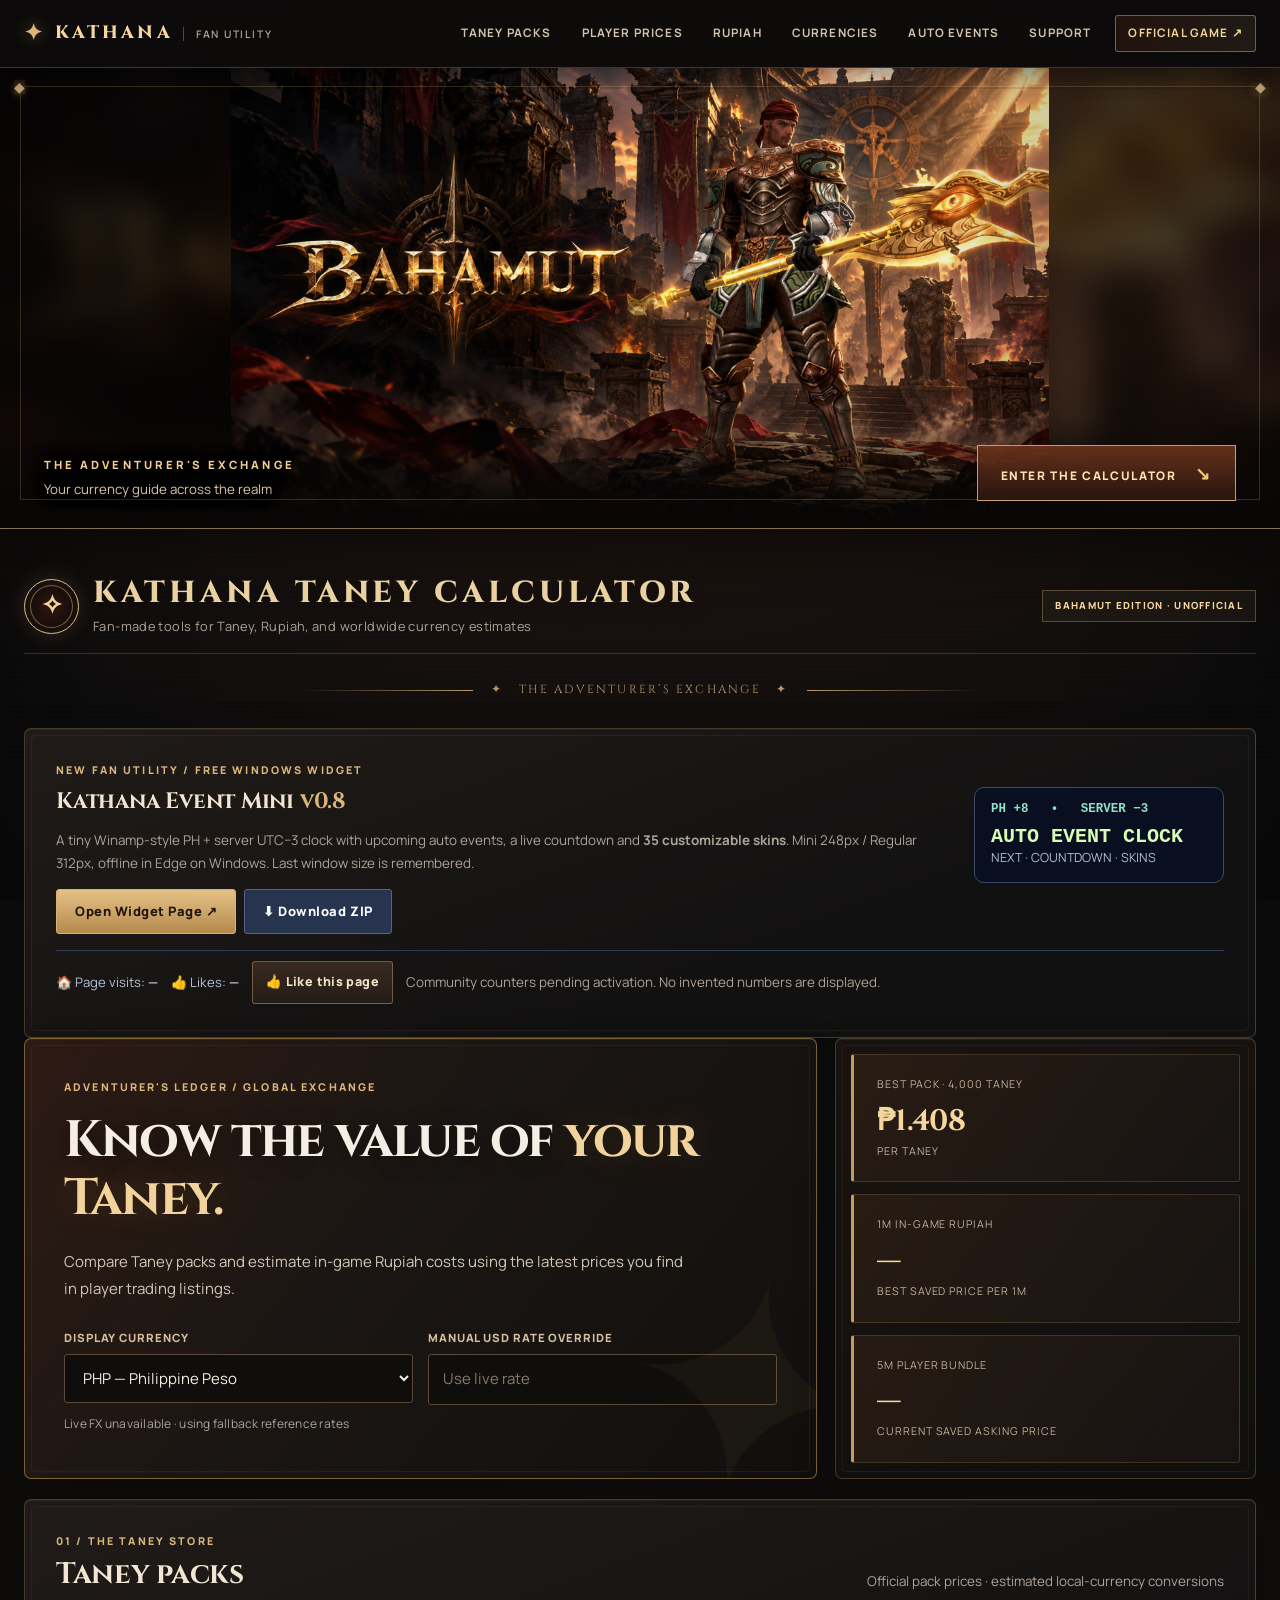
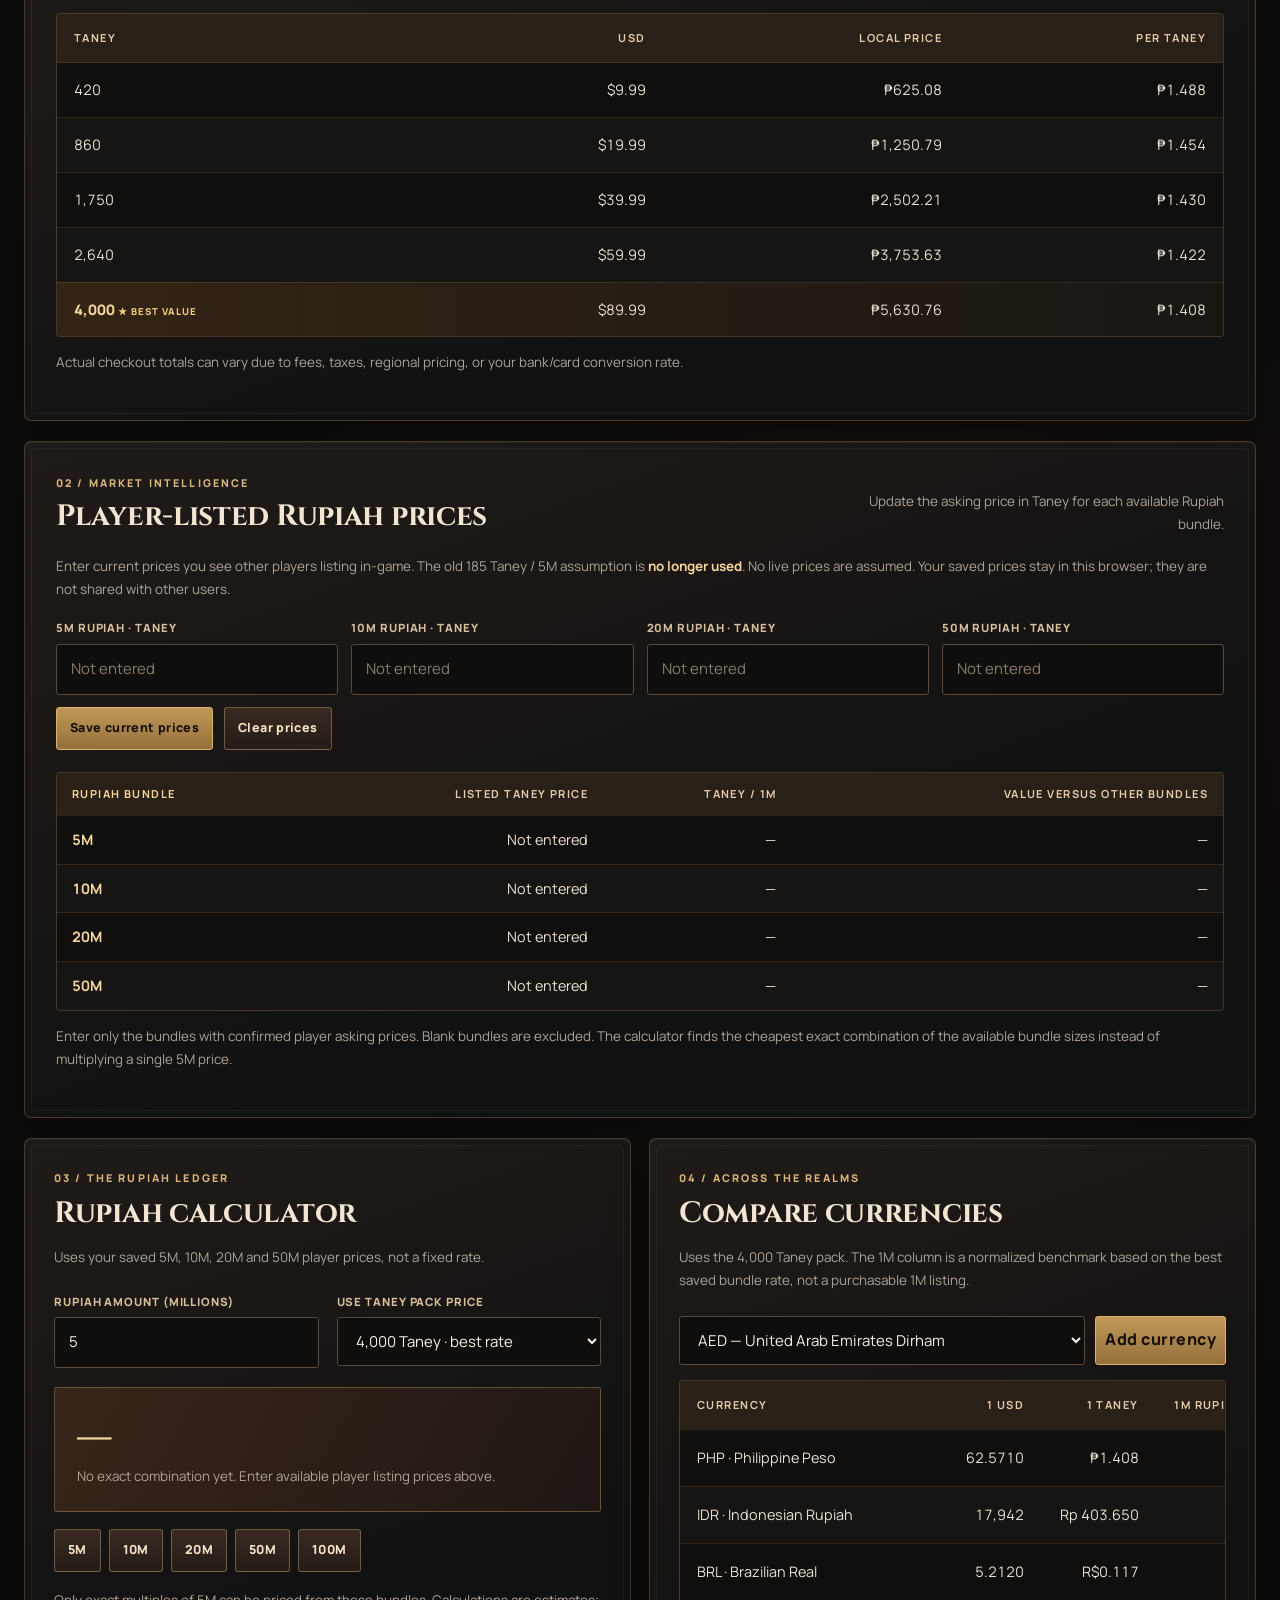
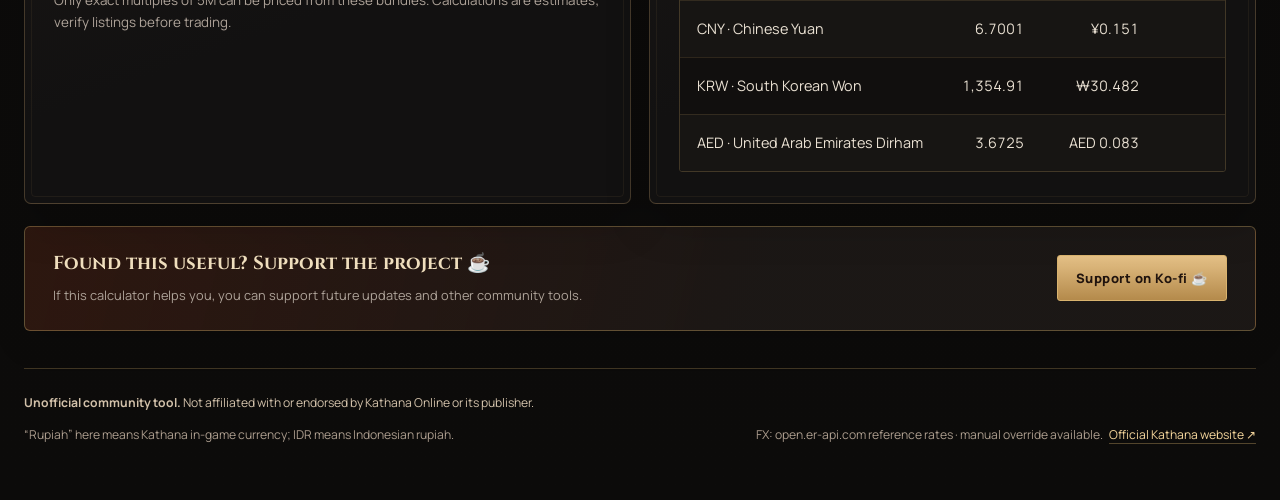
<file: index.html>
<!doctype html>
<html lang="en">
<head>
<meta charset="utf-8"><meta name="viewport" content="width=device-width,initial-scale=1">
<title>BAHAMUT | Kathana Taney Calculator</title>
<meta name="theme-color" content="#17110f">
<meta name="description" content="BAHAMUT’s unofficial Kathana Taney calculator. Compare Taney packs, in-game Rupiah estimates, and live worldwide currency exchange rates.">
<style>
:root{--bg:#090d18;--panel:#11182a;--panel2:#0d1423;--line:#28334e;--text:#f6f1e5;--muted:#9da9bf;--gold:#d9b45f;--green:#7fc6a2}*{box-sizing:border-box}body{margin:0;background:radial-gradient(circle at 80% 0,#211b42 0,transparent 30%),linear-gradient(#080c16,#0c1220);color:var(--text);font:15px/1.45 Inter,system-ui,Segoe UI,Arial,sans-serif;min-height:100vh}.wrap{width:min(1120px,calc(100% - 24px));margin:auto;padding:24px 0 48px}.brand{display:flex;gap:12px;align-items:center;margin-bottom:18px}.logo{width:42px;height:42px;border:1px solid #715e34;border-radius:12px;display:grid;place-items:center;color:var(--gold);font-weight:900}.brand h1{margin:0;font-size:clamp(1.25rem,3vw,2rem)}.brand p{margin:2px 0 0;color:var(--muted);font-size:.86rem}.card{background:linear-gradient(180deg,#151d32,#101727);border:1px solid var(--line);border-radius:18px;padding:18px}.hero{display:grid;grid-template-columns:1.3fr .7fr;gap:14px}.eyebrow{color:var(--gold);font-weight:800;letter-spacing:.14em;text-transform:uppercase;font-size:.72rem}.hero h2{font-size:clamp(2rem,5vw,4rem);line-height:.96;margin:8px 0 14px}.hero h2 span{color:var(--gold)}.lede,.note,.status{color:var(--muted)}.controls,.two{display:grid;grid-template-columns:1fr 1fr;gap:10px}.controls{margin-top:16px}label{display:block;color:var(--muted);font-size:.78rem;font-weight:700;margin:0 0 6px}select,input,button{font:inherit}select,input{width:100%;padding:11px 12px;background:#0a1020;border:1px solid #303b59;border-radius:10px;color:var(--text);outline:none}select:focus,input:focus{border-color:#8066c7}.stats{display:grid;gap:9px}.stat{padding:15px;background:var(--panel2);border:1px solid var(--line);border-radius:13px}.stat b{display:block;font-size:1.55rem;margin-top:5px}.stat small{color:var(--muted)}.section{margin-top:14px}.head{display:flex;justify-content:space-between;gap:12px;align-items:end;margin-bottom:10px}.head h3{margin:3px 0 0;font-size:1.35rem}.tablewrap{overflow:auto;border:1px solid var(--line);border-radius:13px}table{width:100%;border-collapse:collapse;min-width:650px;background:#0c1221}th,td{padding:12px 13px;text-align:right;border-bottom:1px solid #232d46}th:first-child,td:first-child{text-align:left}th{background:#121a2c;color:#a5afc3;font-size:.72rem;text-transform:uppercase;letter-spacing:.08em}.best{background:rgba(127,198,162,.08)}.best td:first-child{color:var(--green);font-weight:900}.result{margin-top:10px;padding:16px;background:#0a1020;border:1px solid var(--line);border-radius:13px}.big{font-size:clamp(1.8rem,4vw,2.7rem);font-weight:900;color:var(--gold)}.quick,.worldbar{display:flex;gap:7px;flex-wrap:wrap;margin-top:10px}button{padding:9px 11px;border-radius:10px;border:1px solid var(--line);background:#182138;color:var(--text);cursor:pointer}.primary{background:var(--gold);border-color:var(--gold);color:#17120a;font-weight:900}.worldbar select{max-width:320px}.support{margin-top:16px;display:flex;align-items:center;justify-content:space-between;gap:16px;flex-wrap:wrap;background:linear-gradient(180deg,#151d32,#101727);border:1px solid var(--line);border-radius:16px;padding:16px 18px}.support strong{display:block;font-size:1rem}.support span{display:block;color:var(--muted);font-size:.82rem;margin-top:3px}.support-link{display:inline-flex;align-items:center;justify-content:center;min-height:42px;padding:10px 14px;border-radius:10px;background:var(--gold);border:1px solid var(--gold);color:#17120a;font-weight:900;text-decoration:none;transition:transform .15s ease,filter .15s ease}.support-link:hover{filter:brightness(1.06);transform:translateY(-1px)}.footer{margin-top:22px;padding-top:15px;border-top:1px solid var(--line);display:flex;justify-content:space-between;gap:10px;flex-wrap:wrap;color:var(--muted);font-size:.78rem}.disclaimer{width:100%;color:#b4bdd0}@media(max-width:760px){.hero,.two,.controls{grid-template-columns:1fr}.head{align-items:flex-start;flex-direction:column}.card{padding:15px}.hero h2{font-size:2.5rem}}
</style>
<link rel="preconnect" href="https://fonts.googleapis.com">
<link rel="preconnect" href="https://fonts.gstatic.com" crossorigin>
<link href="https://fonts.googleapis.com/css2?family=Cinzel:wght@500;600;700;800&family=Manrope:wght@400;500;600;700;800&display=swap" rel="stylesheet">
<link rel="stylesheet" href="theme.css?v=20261105-market">
<script src="analytics.js"></script>
<script src="site-metrics-config.js" defer></script>
<script src="site-metrics.js" defer></script>
</head>
<body data-metric-page="home">
<header class="site-topbar"><a class="site-topbar-brand" href="#home">KATHANA <span class="fansite">FAN UTILITY</span></a><nav class="topnav" aria-label="Site sections"><a href="#packs">Taney Packs</a><a href="#market">Player Prices</a><a href="#rupiah">Rupiah</a><a href="#world">Currencies</a><a href="event-mini/index.html">Auto Events</a><a href="#support">Support</a><a class="official" href="https://playkathana.com/" target="_blank" rel="noopener noreferrer">Official game ↗</a></nav></header>
<section class="battle-banner" aria-label="BAHAMUT character banner">
  <div class="battle-banner__image">
    <img src="assets/bahamut-banner.jpg?v=20261011-layoutfix-2" width="1200" height="675" fetchpriority="high" alt="BAHAMUT, Kathana character in ornate armor wielding an enormous golden weapon in a fiery fantasy temple." />
    <div class="battle-banner__shade"></div>
  </div>
  <div class="battle-banner__rim" aria-hidden="true"></div>
  <div class="battle-banner__bottom">
    <div class="battle-banner__identity">
      <span class="battle-banner__eyebrow">THE ADVENTURER'S EXCHANGE</span>
      <span class="battle-banner__mobile-name">BAHAMUT</span>
      <span class="battle-banner__tagline">Your currency guide across the realm</span>
    </div>
    <a class="battle-banner__cta" href="#calculator">ENTER THE CALCULATOR <span aria-hidden="true">↘</span></a>
  </div>
</section>
<main class="wrap" id="home">
<div class="brand"><div class="logo" aria-hidden="true">✧</div><div><h1>KATHANA TANEY CALCULATOR</h1><p>Fan-made tools for Taney, Rupiah, and worldwide currency estimates</p></div><span class="brand__edition">BAHAMUT EDITION · UNOFFICIAL</span></div>
<div class="ornament" aria-hidden="true">✦ &nbsp; THE ADVENTURER’S EXCHANGE &nbsp; ✦</div>
<section class="event-mini-promo card section" id="event-mini" aria-label="Kathana Event Mini widget">
<div class="eyebrow">NEW FAN UTILITY / FREE WINDOWS WIDGET</div>
<div style="display:flex;align-items:flex-start;justify-content:space-between;gap:20px;flex-wrap:wrap;margin-top:8px">
<div style="flex:1;min-width:230px">
<h3 style="margin:0 0 9px;font-size:1.4rem">Kathana Event Mini <span style="color:var(--gold)">v0.8</span></h3>
<p class="note">A tiny Winamp-style PH + server UTC−3 clock with upcoming auto events, a live countdown and <strong>35 customizable skins</strong>. Mini 248px / Regular 312px, offline in Edge on Windows. Last window size is remembered.</p>
<div style="display:flex;flex-wrap:wrap;gap:8px;margin-top:14px">
<a class="support-link" href="event-mini/index.html" style="min-height:39px">Open Widget Page ↗</a>
<a class="support-link" href="event-mini/downloads/Kathana-Event-Mini-v0.8.zip" data-kathana-download style="min-height:39px;background:#27344f;color:#fff;border-color:#536583" download>⬇ Download ZIP</a>
</div></div>
<div style="flex:0 1 250px;border:1px solid #3d4a66;background:#090f20;padding:14px 16px;border-radius:10px;color:#dedbe5">
<div style="color:#90e2c7;font:700 .78rem Consolas,monospace">PH +8 &nbsp; • &nbsp; SERVER −3</div>
<div style="font:700 1.25rem Consolas,monospace;color:#d7fcb5;margin-top:9px">AUTO EVENT CLOCK</div>
<div style="font-size:.78rem;color:#aebfd1">NEXT · COUNTDOWN · SKINS</div>
</div></div>
<div style="display:flex;gap:13px;align-items:center;flex-wrap:wrap;border-top:1px solid #313e55;margin-top:16px;padding-top:10px;font-size:.82rem;color:#b3c2d2">
<span>🏠 Page visits: <strong data-metric-views>—</strong></span>
<span>👍 Likes: <strong data-metric-likes>—</strong></span>
<button type="button" id="likeWidget" disabled>👍 Like this page</button>
<span id="metricsStatus" class="note">Community counters pending activation.</span>
</div>
</section>
<section class="hero" id="calculator">
<div class="card"><div class="eyebrow">ADVENTURER'S LEDGER / GLOBAL EXCHANGE</div><h2>Know the value of <span>your Taney.</span></h2><p class="lede">Compare Taney packs and estimate in-game Rupiah costs using the latest prices you find in player trading listings.</p><div class="controls"><div><label>Display currency</label><select id="currency"></select></div><div><label>Manual USD rate override</label><input id="manual" inputmode="decimal" placeholder="Use live rate"></div></div><div class="status" id="status" style="margin-top:9px">Loading live FX…</div></div>
<div class="card stats"><div class="stat"><small>BEST PACK · 4,000 TANEY</small><b id="unit">—</b><small>per Taney</small></div><div class="stat"><small>1M IN-GAME RUPIAH</small><b id="oneM">—</b><small>Best saved price per 1M</small></div><div class="stat"><small>5M PLAYER BUNDLE</small><b id="fiveM">—</b><small>Current saved asking price</small></div></div>
</section>
<section class="card section" id="packs"><div class="head"><div><div class="eyebrow">01 / THE TANEY STORE</div><h3>Taney packs</h3></div><div class="note">Official pack prices · estimated local-currency conversions</div></div><div class="tablewrap"><table><thead><tr><th>Taney</th><th>USD</th><th>Local price</th><th>Per Taney</th></tr></thead><tbody id="packRows"></tbody></table></div><p class="note">Actual checkout totals can vary due to fees, taxes, regional pricing, or your bank/card conversion rate.</p></section>

<section class="card section" id="market">
<div class="head"><div><div class="eyebrow">02 / MARKET INTELLIGENCE</div><h3>Player-listed Rupiah prices</h3></div><div class="note">Update the asking price in Taney for each available Rupiah bundle.</div></div>
<p class="note">Enter current prices you see other players listing in-game. The old 185 Taney / 5M assumption is <strong>no longer used</strong>. No live prices are assumed. Your saved prices stay in this browser; they are not shared with other users.</p>
<form id="marketForm"><div class="price-grid">
<div><label for="market5">5M Rupiah · Taney</label><input type="number" id="market5" min="1" max="1000000" step="1" inputmode="numeric" placeholder="Not entered"></div>
<div><label for="market10">10M Rupiah · Taney</label><input type="number" id="market10" min="1" max="1000000" step="1" inputmode="numeric" placeholder="Not entered"></div>
<div><label for="market20">20M Rupiah · Taney</label><input type="number" id="market20" min="1" max="1000000" step="1" inputmode="numeric" placeholder="Not entered"></div>
<div><label for="market50">50M Rupiah · Taney</label><input type="number" id="market50" min="1" max="1000000" step="1" inputmode="numeric" placeholder="Not entered"></div>
</div><div class="market-actions"><button class="primary" type="submit">Save current prices</button><button id="resetMarket" type="button">Clear prices</button><span id="marketStatus" class="note" role="status" aria-live="polite"></span></div></form>
<div class="tablewrap"><table><thead><tr><th>Rupiah bundle</th><th>Listed Taney price</th><th>Taney / 1M</th><th>Value versus other bundles</th></tr></thead><tbody id="marketRows"></tbody></table></div>
<p class="note">Enter only the bundles with confirmed player asking prices. Blank bundles are excluded. The calculator finds the cheapest exact combination of the available bundle sizes instead of multiplying a single 5M price.</p>
</section>
<section class="two section">
<div class="card" id="rupiah"><div class="eyebrow">03 / THE RUPIAH LEDGER</div><h3>Rupiah calculator</h3><p class="note">Uses your saved 5M, 10M, 20M and 50M player prices, not a fixed rate.</p><div class="two"><div><label for="millions">Rupiah amount (millions)</label><input id="millions" type="number" min="5" max="10000" step="5" value="5"></div><div><label for="packSel">Use Taney pack price</label><select id="packSel"></select></div></div><div class="result"><div class="big" id="rupiahCost">—</div><div class="note" id="detail"></div></div><div class="quick"><button data-r="5">5M</button><button data-r="10">10M</button><button data-r="20">20M</button><button data-r="50">50M</button><button data-r="100">100M</button></div><p class="note">Only exact multiples of 5M can be priced from these bundles. Calculations are estimates; verify listings before trading.</p></div>
<div class="card" id="world"><div class="eyebrow">04 / ACROSS THE REALMS</div><h3>Compare currencies</h3><p class="note">Uses the 4,000 Taney pack. The 1M column is a normalized benchmark based on the best saved bundle rate, not a purchasable 1M listing.</p><div class="worldbar"><select id="worldSel"></select><button class="primary" id="add">Add currency</button></div><div class="tablewrap"><table><thead><tr><th>Currency</th><th>1 USD</th><th>1 Taney</th><th>1M Rupiah*</th><th></th></tr></thead><tbody id="currencyRows"></tbody></table></div></div>
</section>
<section class="support" id="support" aria-label="Support the project"><div><strong>Found this useful? Support the project ☕</strong><span>If this calculator helps you, you can support future updates and other community tools.</span></div><a class="support-link" data-goatcounter-click="support-kofi" href="https://ko-fi.com/apxsolutions" target="_blank" rel="noopener noreferrer">Support on Ko-fi ☕</a></section>
<footer class="footer"><span class="disclaimer"><strong>Unofficial community tool.</strong> Not affiliated with or endorsed by Kathana Online or its publisher.</span><span>“Rupiah” here means Kathana in-game currency; IDR means Indonesian rupiah.</span><span>FX: open.er-api.com reference rates · manual override available. &nbsp; <a href="https://playkathana.com/" target="_blank" rel="noopener noreferrer">Official Kathana website ↗</a></span></footer>
</main>
<script>

'use strict';
const packs=[{t:420,u:9.99},{t:860,u:19.99},{t:1750,u:39.99},{t:2640,u:59.99},{t:4000,u:89.99}];
const denominations=[5,10,20,50],storageKey='kathana.rupiahMarketRates.v1';
const fallback={USD:1,PHP:62.571,IDR:17942,BRL:5.212,CNY:6.7001,KRW:1354.91,AED:3.6725};
let rates={...fallback},selected='PHP',world=['PHP','IDR','BRL','CNY','KRW','AED'];
const $=id=>document.getElementById(id);
const E={c:$('currency'),m:$('manual'),status:$('status'),unit:$('unit'),oneM:$('oneM'),fiveM:$('fiveM'),
 packs:$('packRows'),millions:$('millions'),packSel:$('packSel'),rupiahCost:$('rupiahCost'),detail:$('detail'),
 worldSel:$('worldSel'),world:$('currencyRows'),add:$('add'),form:$('marketForm'),marketRows:$('marketRows'),
 marketStatus:$('marketStatus'),reset:$('resetMarket')};
function validPrice(x){const n=Number(x);return x!==''&&Number.isSafeInteger(n)&&n>=1&&n<=1000000?n:null}
function readMarket(){try{
 const raw=JSON.parse(localStorage.getItem(storageKey)||'{}'),out={};
 for(const d of denominations){const p=validPrice(raw[d]);if(p!==null)out[d]=p}
 return out;
}catch{return {}}}
let market=readMarket();
function saveMarket(){try{localStorage.setItem(storageKey,JSON.stringify(market));return true}catch{return false}}
function currencyName(c){try{return new Intl.DisplayNames(['en'],{type:'currency'}).of(c)||c}catch{return c}}
function rate(){const n=Number(E.m.value);return E.m.value.trim()!==''&&n>0?n:(rates[selected]||1)}
function money(v,c=selected,d=2){try{return new Intl.NumberFormat('en-US',{style:'currency',currency:c,currencyDisplay:'narrowSymbol',minimumFractionDigits:d,maximumFractionDigits:d}).format(v)}catch{return c+' '+v.toFixed(d)}}
function fmt(v){return v.toLocaleString('en-US',{maximumFractionDigits:2})}
function rtxt(v){return v>=1000?fmt(v):v.toFixed(4)}
function marketUnit(){const values=denominations.filter(d=>market[d]).map(d=>market[d]/d);return values.length?Math.min(...values):null}
function optimalMix(m){
 if(!Number.isSafeInteger(m)||m<5||m>10000||m%5)return null;
 const units=m/5,dp=Array(units+1).fill(Infinity),prev=Array(units+1).fill(null);dp[0]=0;
 for(let i=1;i<=units;i++)for(const d of denominations){
  const s=d/5;if(market[d]&&i>=s&&dp[i-s]+market[d]<dp[i]){dp[i]=dp[i-s]+market[d];prev[i]=d}
 }
 if(!Number.isFinite(dp[units]))return null;
 const counts={};for(let i=units;i>0;){const d=prev[i];if(!d)return null;counts[d]=(counts[d]||0)+1;i-=d/5}
 return {taney:dp[units],counts};
}
function fill(){const options=Object.keys(rates).sort().map(c=>'<option value="'+c+'">'+c+' — '+currencyName(c)+'</option>').join('');
 E.c.innerHTML=options;E.worldSel.innerHTML=options;E.c.value=rates[selected]?selected:'USD'}
function showMarket(){
 for(const d of denominations) $('market'+d).value=market[d]||'';
 const unit=marketUnit();
 E.marketRows.innerHTML=denominations.map(d=>'<tr><td>'+d+'M</td><td>'+(market[d]?fmt(market[d])+' Taney':'Not entered')+'</td><td>'+(market[d]?fmt(market[d]/d):'—')+'</td><td>'+(market[d]&&unit!==null?(market[d]/d<=unit+1e-9?'Best rate':fmt((market[d]/d/unit-1)*100)+'% above best'):'—')+'</td></tr>').join('');
}
function renderR(){
 const m=Number(E.millions.value),p=packs[Number(E.packSel.value)],mix=optimalMix(m);
 if(!Number.isSafeInteger(m)||m<5||m>10000||m%5){E.rupiahCost.textContent='—';E.detail.textContent='Choose a multiple of 5M from 5M to 10,000M.';return}
 if(!mix){E.rupiahCost.textContent='—';E.detail.textContent='No exact combination yet. Enter available player listing prices above.';return}
 const parts=Object.entries(mix.counts).sort((a,b)=>Number(b[0])-Number(a[0])).map(([d,n])=>n+' × '+d+'M').join(' + ');
 E.rupiahCost.textContent=money(mix.taney*p.u/p.t*rate());
 E.detail.textContent=fmt(mix.taney)+' Taney · '+parts+' · using '+fmt(p.t)+' Taney pack price';
}
function renderW(){
 const per=marketUnit(),u=packs[4].u/packs[4].t;
 E.world.innerHTML=world.filter(c=>rates[c]).map(c=>{const r=c===selected?rate():rates[c];
  return '<tr><td>'+c+' · '+currencyName(c)+'</td><td>'+rtxt(r)+'</td><td>'+money(u*r,c,3)+'</td><td>'+(per===null?'—':money(u*per*r,c))+'</td><td><button data-x="'+c+'">×</button></td></tr>'
 }).join('');
}
function render(){
 const r=rate(),u=packs[4].u/packs[4].t,per=marketUnit();
 E.unit.textContent=money(u*r,selected,3);
 E.oneM.textContent=per===null?'—':money(u*per*r);
 E.fiveM.textContent=market[5]?money(u*market[5]*r):'—';
 E.packs.innerHTML=packs.map((p,i)=>'<tr class="'+(i===4?'best':'')+'"><td>'+fmt(p.t)+'</td><td>$'+p.u.toFixed(2)+'</td><td>'+money(p.u*r)+'</td><td>'+money(p.u/p.t*r,selected,3)+'</td></tr>').join('');
 showMarket();renderR();renderW();
}
E.packSel.innerHTML=[...packs].reverse().map((p,j)=>'<option value="'+(4-j)+'">'+fmt(p.t)+' Taney'+(p.t===4000?' · best rate':'')+'</option>').join('');
E.packSel.value='4';
E.c.addEventListener('change',()=>{selected=E.c.value;E.m.value='';render()});
E.m.addEventListener('input',render);
E.millions.addEventListener('input',renderR);
E.packSel.addEventListener('change',renderR);
document.querySelectorAll('[data-r]').forEach(b=>b.addEventListener('click',()=>{E.millions.value=b.dataset.r;renderR()}));
E.add.addEventListener('click',()=>{const c=E.worldSel.value;if(c&&!world.includes(c)){world.push(c);renderW()}});
E.world.addEventListener('click',e=>{const c=e.target.dataset.x;if(c){world=world.filter(x=>x!==c);renderW()}});
E.form.addEventListener('submit',e=>{
 e.preventDefault();
 const next={};for(const d of denominations){
  const raw=$('market'+d).value.trim();
  if(raw!==''){const p=validPrice(raw);if(p===null){E.marketStatus.textContent='Prices must be whole Taney amounts between 1 and 1,000,000.';return}next[d]=p}
 }
 market=next;E.marketStatus.textContent=saveMarket()?'Prices saved in this browser.':'Prices updated for this session; browser storage unavailable.';render();
});
E.reset.addEventListener('click',()=>{
 if(!confirm('Clear all your saved Rupiah prices in this browser?'))return;
 market={};saveMarket();E.marketStatus.textContent='Saved market prices cleared.';render();
});
fill();render();
(async()=>{try{
 const res=await fetch('https://open.er-api.com/v6/latest/USD',{cache:'no-store'});if(!res.ok)throw Error('Network error');
 const d=await res.json();if(!d.rates)throw Error('Invalid FX data');
 rates={USD:1,...d.rates};fill();
 E.status.textContent='Live FX loaded · '+(d.time_last_update_utc?new Date(d.time_last_update_utc).toISOString().slice(0,10):'latest');
 render();
}catch{E.status.textContent='Live FX unavailable · using fallback reference rates'}})();

</script></body></html>
</file>
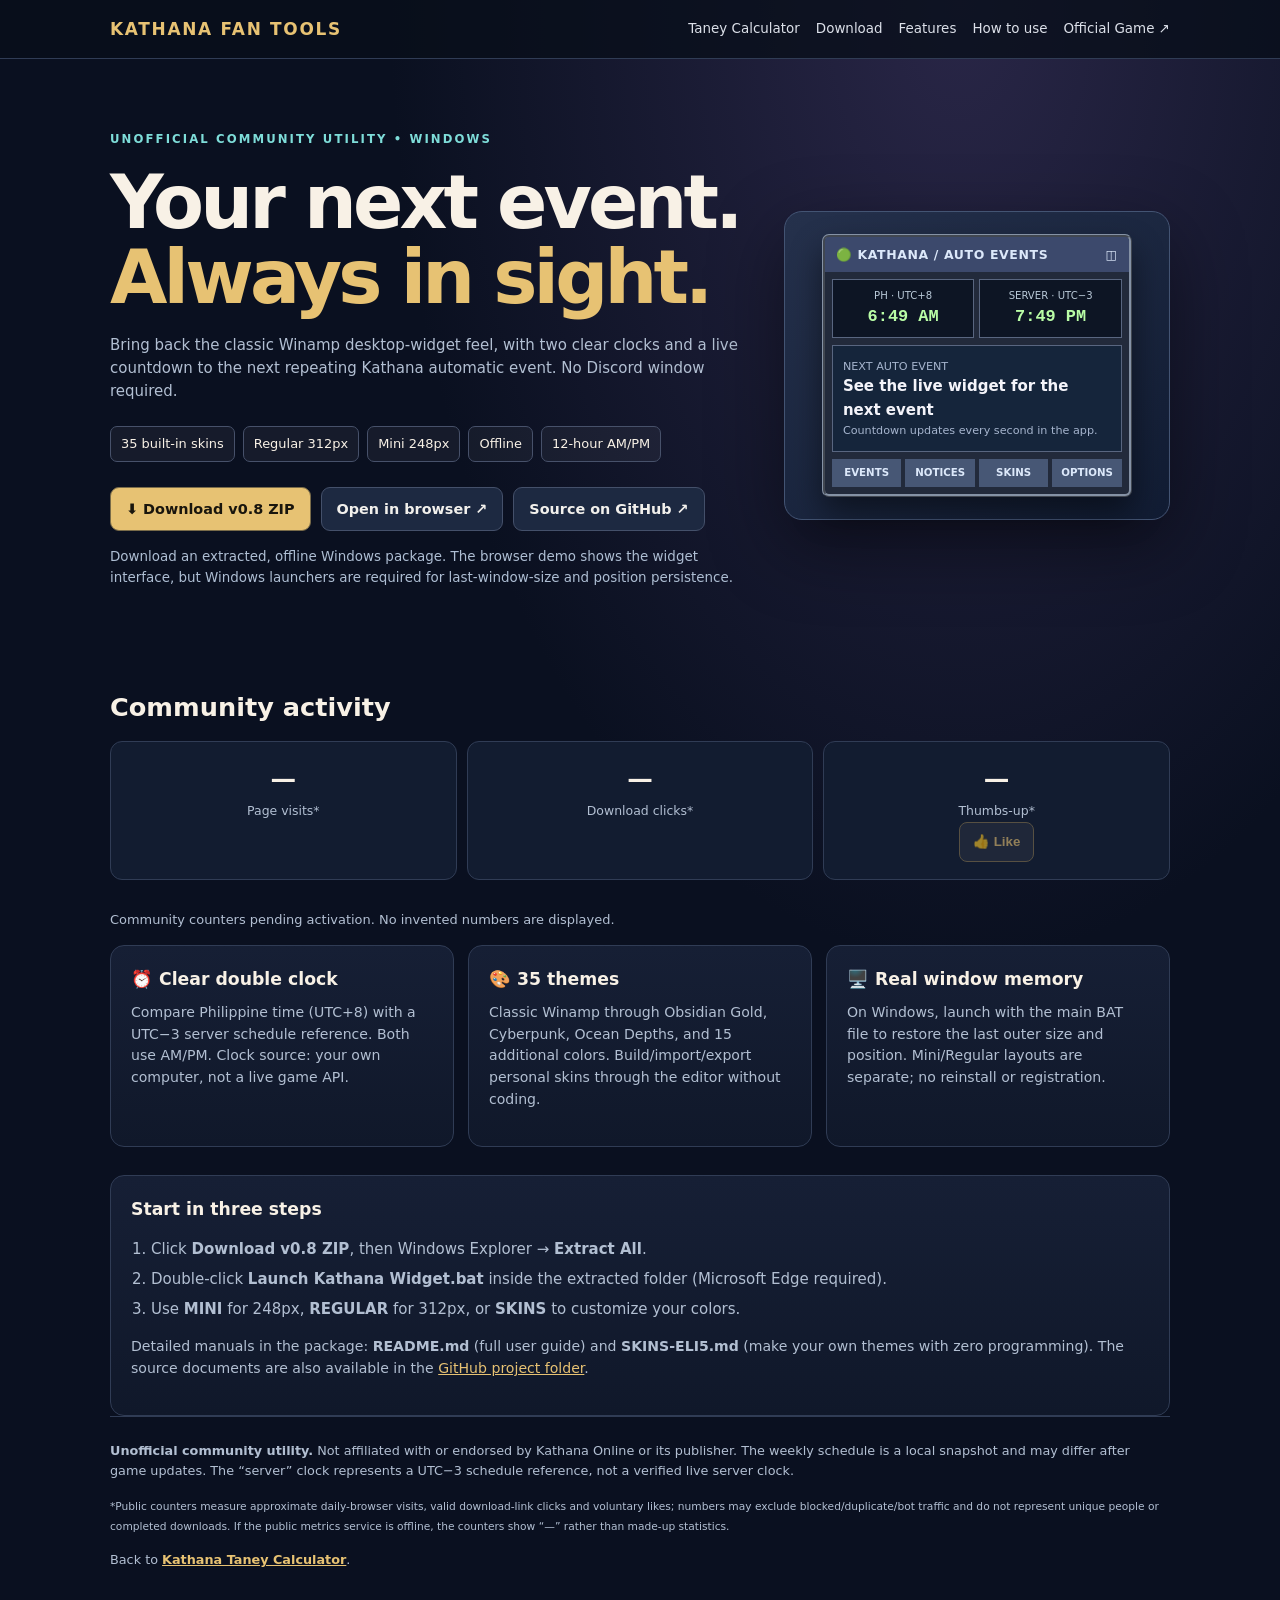
<file: event-mini/index.html>
<!doctype html>
<html lang="en">
<head>
<meta charset="utf-8"><meta name="viewport" content="width=device-width,initial-scale=1">
<meta name="theme-color" content="#101627">
<meta name="description" content="Kathana Event Mini: free, offline Windows desktop auto-event countdown and PH/server clock, with 35 skins. View or download the unofficial fan tool.">
<title>Kathana Event Mini v0.8 | Kathana Fan Tools</title>
<style>
:root{color-scheme:dark;--bg:#0a1020;--panel:#151d32;--panel2:#101829;--ink:#f8f1e6;--muted:#b2bfd2;--edge:#303c55;--gold:#e7c273;--cyan:#7eddd9}
*{box-sizing:border-box}html{scroll-behavior:smooth}body{margin:0;background:radial-gradient(ellipse at 75% 0,#292647 0,transparent 42%),var(--bg);color:var(--ink);font:15px/1.55 system-ui,Segoe UI,Arial,sans-serif}
a{color:var(--gold)}.wrap{width:min(1060px,calc(100% - 32px));margin:0 auto}.top{border-bottom:1px solid var(--edge);background:#080e1ac9}.top .wrap{display:flex;gap:18px;align-items:center;justify-content:space-between;padding:16px 0}.brand{font-weight:900;letter-spacing:.1em;font-size:1.06rem;text-decoration:none}.topnav{display:flex;gap:16px;flex-wrap:wrap}.topnav a{font-size:.84rem;color:#dce0e9;text-decoration:none}
.hero{display:grid;grid-template-columns:1.25fr .75fr;gap:30px;align-items:center;padding:68px 0 55px}.eyebrow{font-size:.73rem;letter-spacing:.18em;font-weight:900;color:var(--cyan);text-transform:uppercase}
h1{font-size:clamp(2.6rem,5.8vw,4.9rem);line-height:1.02;margin:14px 0 18px;letter-spacing:-.052em}h1 em{font-style:normal;color:var(--gold)}
p{color:var(--muted);margin:0 0 15px}.badge-row{display:flex;flex-wrap:wrap;gap:8px;margin:22px 0}.badge{font-size:.81rem;border:1px solid #47516a;background:#ffffff0c;padding:7px 10px;border-radius:7px}
.button-row{display:flex;gap:10px;flex-wrap:wrap;margin:25px 0 16px}.button{display:inline-flex;align-items:center;justify-content:center;min-height:44px;border-radius:9px;padding:11px 15px;font:800 .9rem system-ui,Segoe UI,sans-serif;text-decoration:none;cursor:pointer;border:1px solid #796b49;background:var(--gold);color:#19150d}.button.alt{border-color:#44506a;background:#1d2941;color:#f2f0ec}.button:hover{filter:brightness(1.08)}.button:disabled{opacity:.45;cursor:not-allowed}
.visual{border:1px solid #435473;background:linear-gradient(145deg,#25314c,#111c33);border-radius:18px;padding:22px;box-shadow:0 25px 75px #0007}
.miniwindow{border:3px ridge #8592a5;border-radius:7px;overflow:hidden;max-width:310px;margin:auto;background:#222a3b;box-shadow:0 16px 32px #0007;color:#dce8fa}.miniwindow header{padding:8px 11px;background:#3c496c;font-size:.78rem;font-weight:900;letter-spacing:.05em;display:flex;justify-content:space-between}.miniwindow .clocks{display:grid;grid-template-columns:1fr 1fr;gap:5px;margin:7px}.miniwindow .clock{background:#0d1524;border:1px solid #596680;padding:8px 5px;text-align:center}.miniwindow .lbl{font-size:.63rem;color:#b9c9d8}.miniwindow .tm{font:700 1.06rem/1.5 Consolas,monospace;color:#b9fda6;white-space:nowrap}.miniwindow .next{margin:7px;background:#15253b;border:1px solid #596680;padding:12px 10px}.miniwindow .next strong{display:block;color:#f4f4fa}.miniwindow .next span{display:block;font-size:.7rem;color:#a6b5ce}.miniwindow .menu{display:flex;margin:7px;gap:4px}.miniwindow .menu span{flex:1;text-align:center;background:#475775;padding:6px 2px;font-size:.64rem;font-weight:900}
section.cards{display:grid;grid-template-columns:repeat(3,minmax(0,1fr));gap:14px;margin-bottom:28px}.card{background:linear-gradient(180deg,#161f35,#10182a);border:1px solid var(--edge);border-radius:14px;padding:20px}.card h2{font-size:1.08rem;margin:0 0 9px}.card p{font-size:.88rem}.sectiontitle{font-size:1.6rem;margin:30px 0 13px}ol{padding-left:20px;color:var(--muted)}li{margin:7px 0}.note{font-size:.84rem;color:#aebed3}.stats{display:grid;grid-template-columns:repeat(3,minmax(0,1fr));gap:10px;margin:10px 0 30px}.stat{text-align:center;padding:17px 12px;border-radius:12px;border:1px solid var(--edge);background:#121c30}.stat b{display:block;font-size:1.6rem;font-variant-numeric:tabular-nums}.stat small{font-size:.78rem;color:var(--muted)}.likeButton{min-height:40px;border:1px solid #85744e;background:#282f40;color:var(--gold);padding:7px 13px;border-radius:8px;font-weight:800;cursor:pointer}.likeButton:disabled{opacity:.6;cursor:default}
.disclaimer{font-size:.8rem;border-top:1px solid var(--edge);padding:24px 0 35px;color:var(--muted)}.disclaimer a{font-weight:650}.status{font-size:.81rem;min-height:1.4em;color:var(--muted)}
@media(max-width:800px){.hero{grid-template-columns:1fr;padding:45px 0}.visual{max-width:460px}section.cards{grid-template-columns:1fr}}@media(max-width:530px){.top .wrap{display:block}.topnav{margin-top:10px}.stats{grid-template-columns:1fr 1fr 1fr}.stat{padding:12px 5px}.stat b{font-size:1.17rem}.button{width:100%}h1{font-size:2.65rem}}
</style>
<script src="../site-metrics-config.js" defer></script>
<script src="../site-metrics.js" defer></script>
</head>
<body data-metric-page="event-mini">
<header class="top"><div class="wrap"><a class="brand" href="../index.html">KATHANA <span style="color:var(--gold)">FAN TOOLS</span></a><nav class="topnav"><a href="../index.html">Taney Calculator</a><a href="#download">Download</a><a href="#features">Features</a><a href="#guide">How to use</a><a href="https://playkathana.com/" target="_blank" rel="noopener noreferrer">Official Game ↗</a></nav></div></header>
<main class="wrap">
<section class="hero">
<div><span class="eyebrow">Unofficial community utility • Windows</span><h1>Your next event.<br><em>Always in sight.</em></h1>
<p>Bring back the classic Winamp desktop-widget feel, with two clear clocks and a live countdown to the next repeating Kathana automatic event. No Discord window required.</p>
<div class="badge-row"><span class="badge">35 built-in skins</span><span class="badge">Regular 312px</span><span class="badge">Mini 248px</span><span class="badge">Offline</span><span class="badge">12-hour AM/PM</span></div>
<div class="button-row" id="download"><a class="button" id="downloadWidget" data-kathana-download href="downloads/Kathana-Event-Mini-v0.8.zip" download>⬇ Download v0.8 ZIP</a><a class="button alt" href="app/index.html" target="_blank" rel="noopener">Open in browser ↗</a><a class="button alt" href="https://github.com/APXInfinity/kathana-taney-calculator/tree/main/event-mini" target="_blank" rel="noopener">Source on GitHub ↗</a></div>
<p class="note">Download an extracted, offline Windows package. The browser demo shows the widget interface, but Windows launchers are required for last-window-size and position persistence.</p>
</div>
<div class="visual" aria-label="Preview of the Mini's two clocks and countdown">
<div class="miniwindow"><header>🟢 KATHANA / AUTO EVENTS <span>◫</span></header>
<div class="clocks"><div class="clock"><div class="lbl">PH · UTC+8</div><div class="tm" id="previewPH">--:-- AM</div></div><div class="clock"><div class="lbl">SERVER · UTC−3</div><div class="tm" id="previewServer">--:-- PM</div></div></div>
<div class="next"><span>NEXT AUTO EVENT</span><strong>See the live widget for the next event</strong><span>Countdown updates every second in the app.</span></div><div class="menu"><span>EVENTS</span><span>NOTICES</span><span>SKINS</span><span>OPTIONS</span></div></div>
</div>
</section>
<h2 class="sectiontitle">Community activity</h2>
<div class="stats" aria-label="Public site metrics"><div class="stat"><b data-metric-views>—</b><small>Page visits*</small></div><div class="stat"><b data-metric-downloads>—</b><small>Download clicks*</small></div><div class="stat"><b data-metric-likes>—</b><small>Thumbs-up*</small><div><button id="likeWidget" class="likeButton" type="button" disabled>👍 Like</button></div></div></div>
<p id="metricsStatus" class="status">Community counters pending server activation. No invented numbers are shown.</p>
<section class="cards" id="features">
<div class="card"><h2>⏰ Clear double clock</h2><p>Compare Philippine time (UTC+8) with a UTC−3 server schedule reference. Both use AM/PM. Clock source: your own computer, not a live game API.</p></div>
<div class="card"><h2>🎨 35 themes</h2><p>Classic Winamp through Obsidian Gold, Cyberpunk, Ocean Depths, and 15 additional colors. Build/import/export personal skins through the editor without coding.</p></div>
<div class="card"><h2>🖥️ Real window memory</h2><p>On Windows, launch with the main BAT file to restore the last outer size and position. Mini/Regular layouts are separate; no reinstall or registration.</p></div>
</section>
<section class="card" id="guide"><h2>Start in three steps</h2><ol><li>Click <strong>Download v0.8 ZIP</strong>, then Windows Explorer → <strong>Extract All</strong>.</li><li>Double-click <strong>Launch Kathana Widget.bat</strong> inside the extracted folder (Microsoft Edge required).</li><li>Use <strong>MINI</strong> for 248px, <strong>REGULAR</strong> for 312px, or <strong>SKINS</strong> to customize your colors.</li></ol>
<p>Detailed manuals in the package: <strong>README.md</strong> (full user guide) and <strong>SKINS-ELI5.md</strong> (make your own themes with zero programming). The source documents are also available in the <a href="https://github.com/APXInfinity/kathana-taney-calculator/tree/main/event-mini" target="_blank" rel="noopener noreferrer">GitHub project folder</a>.</p></section>
<footer class="disclaimer"><p><strong>Unofficial community utility.</strong> Not affiliated with or endorsed by Kathana Online or its publisher. The weekly schedule is a local snapshot and may differ after game updates. The “server” clock represents a UTC−3 schedule reference, not a verified live server clock.</p><p><small>*Public counters measure approximate daily-browser visits, valid download-link clicks and voluntary likes; numbers may exclude blocked/duplicate/bot traffic and do not represent unique people or completed downloads. If the public metrics service is offline, the counters show “—” rather than made-up statistics.</small></p><p>Back to <a href="../index.html">Kathana Taney Calculator</a>.</p></footer>
</main>
<script>
(()=>{const f=(tz)=>new Intl.DateTimeFormat('en-US',{timeZone:tz,hour:'numeric',minute:'2-digit',hour12:true}).format(new Date());
function tick(){document.getElementById('previewPH').textContent=f('Asia/Manila');document.getElementById('previewServer').textContent=f('Etc/GMT+3')}
tick();setInterval(tick,10000);})();
</script></body></html>
</file>
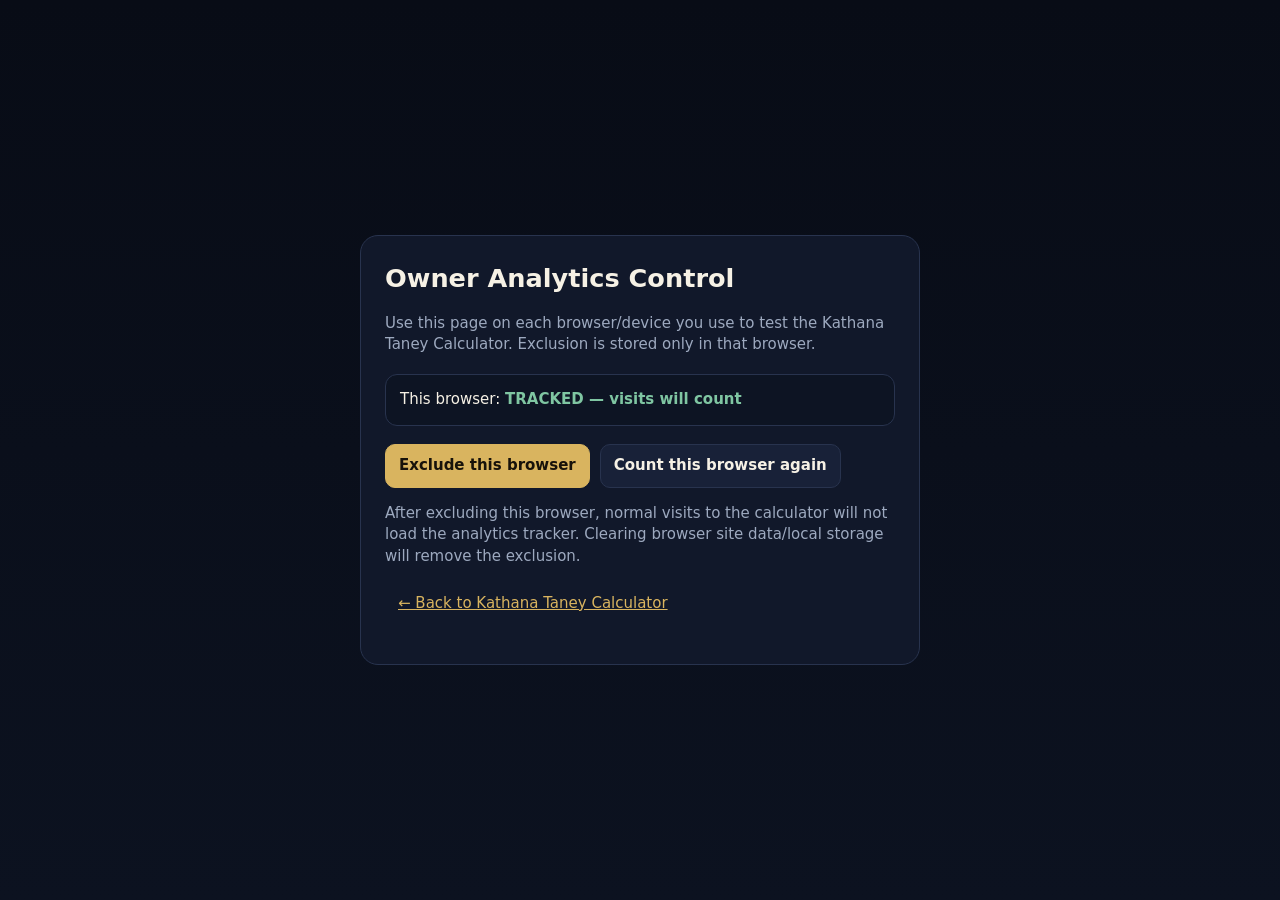
<file: owner.html>
<!doctype html>
<html lang="en">
<head>
<meta charset="utf-8">
<meta name="viewport" content="width=device-width,initial-scale=1">
<title>Kathana Calculator · Owner Analytics Control</title>
<style>
:root{--bg:#090d18;--panel:#11182a;--line:#28334e;--text:#f6f1e5;--muted:#9da9bf;--gold:#d9b45f;--green:#7fc6a2}
*{box-sizing:border-box}
body{margin:0;min-height:100vh;display:grid;place-items:center;background:linear-gradient(#080c16,#0c1220);color:var(--text);font:15px/1.45 Inter,system-ui,Segoe UI,Arial,sans-serif}
.card{width:min(560px,calc(100% - 28px));background:var(--panel);border:1px solid var(--line);border-radius:18px;padding:24px}
h1{margin:0 0 8px;font-size:1.6rem}.muted{color:var(--muted)}
.status{margin:18px 0;padding:14px;border:1px solid var(--line);border-radius:12px;background:#0d1423}
.status strong{color:var(--green)}
.actions{display:flex;gap:10px;flex-wrap:wrap}
button,a{font:inherit;border-radius:10px;padding:10px 13px}
button{cursor:pointer;border:1px solid var(--gold);background:var(--gold);color:#17120a;font-weight:800}
button.secondary{background:#182138;color:var(--text);border-color:var(--line)}
a{display:inline-block;color:var(--gold)}
code{background:#0a1020;padding:2px 5px;border-radius:5px}
</style>
</head>
<body>
<main class="card">
<h1>Owner Analytics Control</h1>
<p class="muted">Use this page on each browser/device you use to test the Kathana Taney Calculator. Exclusion is stored only in that browser.</p>
<div class="status">This browser: <strong id="state">checking…</strong></div>
<div class="actions">
<button id="exclude">Exclude this browser</button>
<button class="secondary" id="include">Count this browser again</button>
</div>
<p class="muted">After excluding this browser, normal visits to the calculator will not load the analytics tracker. Clearing browser site data/local storage will remove the exclusion.</p>
<p><a href="./">← Back to Kathana Taney Calculator</a></p>
</main>
<script>
const KEY='kathana.analytics.ownerOptOut';
const state=document.getElementById('state');
function render(){state.textContent=localStorage.getItem(KEY)==='1'?'EXCLUDED — your visits will not count':'TRACKED — visits will count'}
document.getElementById('exclude').onclick=()=>{localStorage.setItem(KEY,'1');render()};
document.getElementById('include').onclick=()=>{localStorage.removeItem(KEY);render()};
render();
</script>
</body>
</html>
</file>
<file: theme.css>
/* Kathana-inspired visual theme — independent fan utility
   Presentation only; all currency conversion logic remains in index.html. */
:root {
  --bg: #0d0b0b;
  --panel: #1a1512;
  --panel2: #241c17;
  --line: #604c38;
  --text: #f5ebd7;
  --muted: #b9a995;
  --gold: #d9b36e;
  --gold-pale: #f0d49a;
  --green: #dfbe75;
  --crimson: #9e332a;
  --crimson-bright: #cf5140;
  --edge: rgba(217,179,110,.34);
}
* { box-sizing: border-box; }
html {scroll-behavior:smooth}
body {
  position: relative;
  min-height: 100vh;
  color: var(--text);
  background:
    radial-gradient(ellipse 80% 31% at 50% -5%, rgba(151,51,33,.38), transparent 70%),
    radial-gradient(ellipse 65% 44% at 100% 41%, rgba(98,52,26,.11), transparent 75%),
    radial-gradient(ellipse 85% 55% at 0% 75%, rgba(108,36,30,.11), transparent 80%),
    #0d0b0b;
  font: 15px/1.65 "Manrope", "Segoe UI", Arial, sans-serif;
}
body::before {
  content: "";
  position: fixed; inset: 0; z-index: -1; pointer-events: none;
  background: repeating-linear-gradient(0deg, rgba(255,222,169,.01) 0 1px, transparent 1px 5px);
}
body::after {
  content:""; position:fixed; pointer-events:none; inset:0;z-index:-1;
  box-shadow:inset 0 0 180px rgba(0,0,0,.42);
}
a { color:var(--gold-pale); }
a:hover {color:#ffe0a5}
.site-topbar {
  width:100%; min-height:62px; border-bottom:1px solid rgba(217,179,110,.2);
  display:flex; align-items:center; justify-content:space-between; gap:12px;
  padding:10px max(20px, calc((100vw - 1180px)/2));
  background:linear-gradient(180deg,rgba(21,16,14,.97),rgba(14,11,11,.97));
  box-shadow:0 8px 32px rgba(0,0,0,.25);
}
.site-topbar-brand { display:inline-flex; align-items:center; gap:10px; text-decoration:none;
  color:var(--gold-pale);font-family:"Cinzel",Georgia,serif; font-size:.98rem;font-weight:800;letter-spacing:.12em;white-space:nowrap }
.site-topbar-brand::before {content:"✦"; font-size:1.5rem; color:var(--gold); text-shadow:0 0 16px rgba(217,179,110,.5)}
.site-topbar .fansite {font:600 .65rem "Manrope", sans-serif;letter-spacing:.17em;color:var(--muted);border-left:1px solid var(--line);padding-left:12px}
.topnav {display:flex;align-items:center;gap:6px;flex-wrap:wrap;justify-content:flex-end}
.topnav a {color:#d2c4ad;text-decoration:none;padding:8px 12px;font-size:.76rem;font-weight:700;text-transform:uppercase;letter-spacing:.1em;border-radius:3px;transition:.2s ease}
.topnav a:hover {background:rgba(217,179,110,.09);color:var(--gold-pale)}
.topnav a.official {color:var(--gold-pale);border:1px solid rgba(217,179,110,.38);margin-left:6px}
.wrap {width:min(1160px,calc(100% - 36px));margin:0 auto;padding:38px 0 54px;}
.brand {position:relative;display:flex;gap:16px;align-items:center;margin:0 0 26px;padding:6px 0 18px;border-bottom:1px solid rgba(217,179,110,.24)}
.logo {width:62px;height:62px;flex:none;border:1px solid var(--gold);
 border-radius:50%;color:var(--gold-pale);font:800 1.85rem "Cinzel",Georgia,serif;
 background:radial-gradient(circle,rgba(163,62,37,.22),rgba(19,12,10,.98) 67%);
 box-shadow:inset 0 0 0 5px #17100e,inset 0 0 0 6px rgba(217,179,110,.5),0 0 22px rgba(151,66,35,.16)}
.brand h1 {margin:0;color:#ead2a0;font:800 clamp(1.15rem,2.7vw,1.9rem)/1.2 "Cinzel",Georgia,serif;letter-spacing:.065em;text-shadow:0 2px 20px rgba(0,0,0,.5)}
.brand p {color:var(--muted);margin-top:5px;letter-spacing:.03em;font-size:.81rem}
.ornament {display:flex;align-items:center;justify-content:center;gap:18px;color:var(--gold);font-family:"Cinzel",Georgia,serif;font-size:.85rem;letter-spacing:.3em;margin:0 auto 23px;opacity:.8}
.ornament::before,.ornament::after {content:"";display:block;height:1px;max-width:175px;width:23%;background:linear-gradient(90deg,transparent,var(--gold))}
.ornament::after {transform:rotate(180deg)}
.card {position:relative;border-radius:5px;padding:25px;overflow:hidden;
 background:linear-gradient(155deg,rgba(40,30,23,.96),rgba(24,19,17,.98) 55%,rgba(16,13,13,.99));
 border:1px solid rgba(217,179,110,.32);
 box-shadow:0 18px 45px rgba(0,0,0,.2),inset 0 1px rgba(255,226,170,.055)}
.card::before{content:"";position:absolute;inset:6px;pointer-events:none;border:1px solid rgba(217,179,110,.075);border-radius:1px}
.hero {grid-template-columns:minmax(0,1.3fr) minmax(285px,.7fr);gap:18px}
.hero>.card:first-child {background:
 radial-gradient(circle at 100% 0%,rgba(169,70,43,.35),transparent 48%),
 radial-gradient(circle at 20% 120%,rgba(124,57,38,.24),transparent 50%),
 linear-gradient(135deg,#312018,#1b1412 58%,#120f0f);
 padding:44px 38px; border-color:rgba(230,183,98,.48);}
.hero>.card:first-child::after {
  content:"✦";font-family:Georgia,serif;font-size:300px;line-height:1;position:absolute;
  right:-55px;bottom:-66px;color:rgba(223,172,96,.042);pointer-events:none;transform:rotate(12deg)
}
.eyebrow {font:800 .69rem/1.6 "Manrope",sans-serif;color:var(--gold);
 letter-spacing:.23em;text-transform:uppercase}
.hero h2 {position:relative;z-index:1;font:700 clamp(2.35rem,5vw,4.35rem)/1.14 "Cinzel",Georgia,serif;
 letter-spacing:-.035em; margin:16px 0 20px; text-shadow:0 3px 23px rgba(0,0,0,.4);}
.hero h2 span {color:var(--gold-pale);text-shadow:0 0 35px rgba(232,174,75,.2)}
.lede {max-width:560px;line-height:1.82;color:#d5c9b6}
.controls {margin-top:27px;gap:15px}
label {color:#d6bf9c;font-size:.71rem;letter-spacing:.08em;text-transform:uppercase;font-weight:800}
select,input {min-height:47px;background:rgba(11,9,9,.76);border:1px solid #685039;border-radius:3px;color:var(--text);padding:12px 14px;}
select option {background:#181311;color:var(--text)}
select:focus,input:focus {border-color:var(--gold-pale);outline:2px solid rgba(217,179,110,.15);outline-offset:1px}
input::placeholder {color:#897b6a}
.status {font-size:.75rem;letter-spacing:.02em;}
.stats {gap:12px;display:grid;grid-template-rows:repeat(3,1fr);padding:15px}
.stat {display:flex;flex-direction:column;justify-content:center;padding:21px 21px 21px 23px;
 border:1px solid rgba(217,179,110,.19);border-left:3px solid rgba(217,179,110,.64);
 border-radius:3px;background:linear-gradient(100deg,#241b17,#171210)}
.stat small {font-size:.67rem;text-transform:uppercase;letter-spacing:.09em;color:#c1b19e}
.stat b {font:700 clamp(1.4rem,2.5vw,1.85rem)/1.35 "Cinzel",Georgia,serif;color:var(--gold-pale);margin:8px 0 1px;letter-spacing:-.02em}
.section {margin-top:20px;}
.head {margin-bottom:20px;}
.head h3,.card h3 {font:700 clamp(1.4rem,2.3vw,1.85rem)/1.3 "Cinzel",Georgia,serif;color:#f0dfbe;letter-spacing:-.01em}
.head h3 {margin-top:5px}
.note {font-size:.84rem;line-height:1.7}
.section.card {padding:28px}
.tablewrap {border:1px solid rgba(217,179,110,.24);border-radius:3px;overflow-x:auto}
table {background:#151210;min-width:650px}
th,td {padding:15px 17px;border-bottom:1px solid rgba(217,179,110,.14)}
th {background:#292019;color:#dfc9a7;font-size:.69rem;letter-spacing:.13em}
td {font-size:.9rem;color:#e9e0d2;font-variant-numeric:tabular-nums}
tbody tr:last-child td {border-bottom:0}
tbody tr:hover {background:rgba(217,179,110,.07)}
.best {background:linear-gradient(90deg,rgba(193,143,68,.20),rgba(193,143,68,.065))}
.best td:first-child {color:var(--gold-pale);font-weight:900}
.best td:first-child::after {content:"  ★ BEST VALUE";font-size:.60rem;color:#f1c97a;letter-spacing:.1em;white-space:nowrap}
.two {gap:18px}
.two.section {grid-template-columns:1fr 1fr;align-items:stretch}
.two.section>.card {padding:28px}
.two.section>.card h3 {margin:7px 0 12px}
.two.section>.card>.note {margin-bottom:24px}
.result {margin-top:19px;padding:23px 22px;border-radius:3px;background:linear-gradient(120deg,#312117,#1c1512);border:1px solid rgba(217,179,110,.35)}
.big {font:700 clamp(1.9rem,4vw,2.9rem)/1.25 "Cinzel",Georgia,serif;color:var(--gold-pale)}
.quick {gap:8px;margin:17px 0}
button {border:1px solid rgba(217,179,110,.38);border-radius:3px;background:linear-gradient(180deg,#392a21,#241c18);
 color:#f4e4c5;font-weight:800;font-size:.78rem;letter-spacing:.03em;padding:10px 13px;transition:background .18s,border-color .18s,transform .18s}
button:hover {border-color:var(--gold);background:#463225;transform:translateY(-1px)}
button:focus-visible, a:focus-visible {outline:2px solid var(--gold-pale);outline-offset:3px}
.primary {background:linear-gradient(180deg,#c19858,#95703c);color:#17100d;border-color:#d9b36e}
.primary:hover {background:#d7ae6d;color:#150e09}
.worldbar {gap:10px;margin:15px 0}
.worldbar select {flex:1;max-width:none;min-width:145px}
#world button {padding:3px 9px;min-height:26px;font-size:1rem;line-height:1.1}
.support {border-radius:3px;padding:24px 28px;margin-top:22px;border:1px solid rgba(217,179,110,.36);background:
 linear-gradient(100deg,rgba(95,41,28,.44),rgba(36,26,21,.97) 50%,#171211);
 box-shadow:0 12px 30px rgba(0,0,0,.15)}
.support strong {font:700 1.17rem "Cinzel",Georgia,serif;color:#f0dfbe}
.support span {font-size:.8rem;margin-top:9px}
.support-link {border-radius:3px;background:linear-gradient(180deg,#d9b36e,#b48b4c);border-color:#d9b36e;color:#21140e;font-size:.81rem;letter-spacing:.04em;min-height:46px;padding:11px 18px}
.footer {margin-top:27px;padding-top:23px;line-height:1.8;border-color:rgba(217,179,110,.25);color:#ab9c8d}
.footer .disclaimer {color:#d2c1aa}
.footer a {text-decoration:none;border-bottom:1px solid rgba(217,179,110,.35)}
@media(max-width:950px) {
 .site-topbar {padding:10px 20px}
 .site-topbar .fansite {display:none}
 .hero{grid-template-columns:1fr}
 .stats{grid-template-columns:repeat(3,minmax(0,1fr));grid-template-rows:auto}
 .stat{min-width:0}
 .stat b{font-size:1.38rem;word-break:break-word}
 .two.section {grid-template-columns:1fr}
}
@media(max-width:680px) {
 .site-topbar {display:block;padding:12px 16px}
 .topnav{justify-content:flex-start;margin-top:10px;gap:2px}
 .topnav a{padding:6px 9px;font-size:.68rem}
 .topnav a.official{margin-left:0}
 .wrap{width:calc(100% - 24px);padding:24px 0 38px}
 .brand{margin-bottom:16px;gap:11px}
 .logo{width:48px;height:48px;font-size:1.3rem}
 .brand h1{font-size:1.1rem}
 .brand p{font-size:.68rem}
 .ornament{margin-bottom:15px}
 .hero>.card:first-child{padding:27px 21px}
 .hero h2{font-size:clamp(2rem,9vw,3rem)}
 .card,.section.card,.two.section>.card{padding:21px 18px}
 .stats{grid-template-columns:1fr;gap:8px;padding:13px}
 .stat{padding:14px 17px}
 .stat b{font-size:1.55rem}
 .section{margin-top:13px}
 .controls,.two{grid-template-columns:1fr}
 .head{align-items:flex-start;flex-direction:column}
 .support{padding:22px 20px}
 .support-link{width:100%}
 .stat small{font-size:.67rem}
}
@media(prefers-reduced-motion:reduce) {html{scroll-behavior:auto}*,*::before,*::after{transition:none!important}}


/* OCT 2026 — BAHAMUT / Reign of Shadows landing treatment.
   Styled in tribute to playkathana.com; independent fan community project. */
:root {
  --bg:#0c0b0a; --panel:#181615; --panel2:#201a16; --line:#5a4633;
  --text:#f5eee4; --muted:#aea399; --gold:#dbb67b; --gold-pale:#f5d69c;
  --green:#e8c180; --crimson:#7b2922; --crimson-bright:#ae4537;
}
body {
  background:
    radial-gradient(ellipse 90% 22% at 50% 5%, rgba(158,69,35,.18), transparent 80%),
    radial-gradient(ellipse 55% 25% at 70% 60%, rgba(111,52,28,.065), transparent),
    linear-gradient(#0e0d0d,#0c0b0a);
  font-family:"Manrope","Segoe UI",Arial,sans-serif;
}
.site-topbar {position:sticky;top:0;z-index:50;min-height:68px;
 background:rgba(12,11,11,.93);backdrop-filter:blur(18px);-webkit-backdrop-filter:blur(18px);
 border-bottom:1px solid rgba(219,182,123,.25);
 box-shadow:0 4px 26px rgba(0,0,0,.48)}
.site-topbar-brand{font-family:"Cinzel",Georgia,serif;letter-spacing:.18em;font-size:1.12rem}
.site-topbar-brand::before{font-size:1.4rem}
.topnav a{font-size:.73rem}
.topnav a.official{background:linear-gradient(90deg,rgba(168,74,43,.14),rgba(219,182,123,.1));border:1px solid rgba(219,182,123,.46);color:#f3d49b}
.topnav a.official:hover{background:rgba(219,182,123,.2)}
.battle-banner {
 position:relative;isolation:isolate;overflow:hidden;width:100%;
 min-height:360px;height:min(39.5vw,565px);
 background:#100c0b;display:flex;align-items:stretch;
 border-bottom:1px solid rgba(245,214,156,.5);
 box-shadow:inset 0 -40px 60px rgba(0,0,0,.4),0 20px 50px rgba(0,0,0,.45)
}
.battle-banner__image{position:absolute;inset:0}
.battle-banner__image img{width:100%;height:100%;object-fit:cover;object-position:50% 44%;display:block}
.battle-banner__shade{
 position:absolute;inset:0;pointer-events:none;
 background:
  linear-gradient(0deg,rgba(7,6,6,.93) 0,rgba(7,6,6,.40) 13%,transparent 42%),
  linear-gradient(90deg,rgba(11,7,7,.13),transparent 42%,rgba(18,8,4,.08))
}
.battle-banner__rim{position:absolute;pointer-events:none;inset:14px 16px 32px;
 border:1px solid rgba(238,197,132,.2);z-index:1;
 box-shadow:inset 0 0 0 2px rgba(0,0,0,.1)}
.battle-banner__rim::before,.battle-banner__rim::after {
 content:"◆";font-size:14px;position:absolute;color:rgba(239,205,150,.72);
 background:#1f140f;text-shadow:0 1px 9px rgba(240,193,96,.5);line-height:1
}
.battle-banner__rim::before{top:-7px;left:-7px}
.battle-banner__rim::after{top:-7px;right:-7px}
.battle-banner__bottom{
 position:relative;z-index:2;align-self:flex-end;display:flex;justify-content:space-between;
 align-items:flex-end;gap:20px;width:min(1180px,calc(100% - 64px));margin:0 auto 33px;
}
.battle-banner__identity{display:flex;flex-direction:column;align-items:flex-start;gap:4px}
.battle-banner__eyebrow{font-size:.71rem;font-weight:800;letter-spacing:.27em;color:#f0ce91;text-shadow:0 2px 8px black}
.battle-banner__tagline{color:#ddc5a7;font-size:.83rem;text-shadow:0 2px 8px black}
.battle-banner__mobile-name{display:none}
.battle-banner__cta{font:800 .74rem "Manrope",sans-serif;text-decoration:none;letter-spacing:.14em;
 color:#fce4b4;border:1px solid rgba(249,207,142,.72);
 background:linear-gradient(180deg,rgba(109,52,28,.9),rgba(41,22,15,.97));
 padding:15px 23px;white-space:nowrap;transition:background .2s,transform .2s}
.battle-banner__cta:hover{background:#925133;transform:translateY(-2px);color:white}
.battle-banner__cta span{font-size:1.1rem;margin-left:15px;color:#f0c778}
.battle-banner__cta:focus-visible{outline:2px solid white;outline-offset:3px}
.wrap{padding-top:34px}
.brand{gap:14px;padding-bottom:16px;border-bottom-color:rgba(219,182,123,.22)}
.brand .logo{width:55px;height:55px;font-size:1.65rem;box-shadow:inset 0 0 0 5px #17100e,inset 0 0 0 6px rgba(217,179,110,.5),0 0 20px rgba(219,182,123,.16)}
.brand h1{letter-spacing:.13em}
.brand p{font-size:.80rem}
.brand__edition{margin-left:auto;flex:none;align-self:center;
 padding:7px 12px;border:1px solid rgba(219,182,123,.32);color:var(--gold-pale);
 background:rgba(219,182,123,.055);font-size:.61rem;font-weight:800;letter-spacing:.13em}
.ornament{font-size:.73rem;letter-spacing:.19em;opacity:.82}
.hero>.card:first-child{padding:40px 39px;
 background:linear-gradient(128deg,rgba(71,38,27,.56),rgba(28,23,20,.96) 44%,rgba(17,15,14,.99))}
.card{border-radius:7px;background:linear-gradient(160deg,#201b18,#121111 66%);border-color:rgba(216,177,117,.25)}
.card::before{border-radius:4px}
.hero h2{font-size:clamp(2.25rem,4vw,3.75rem);line-height:1.13}
.hero h2 span{color:#f3d39c}
.lede{max-width:620px;color:#d3c7b8}
.stats{background:linear-gradient(160deg,#181311,#100f0e)}
.stat{background:linear-gradient(125deg,rgba(78,49,28,.33),rgba(24,20,19,.95));border-left-color:#c69b5c}
.stat b{color:#f5d69c}
.head h3,.card h3{color:#f2e6d2;font-weight:700}
.head .note{max-width:390px;text-align:right}
.section.card{padding:33px 31px}
.two.section>.card{padding:31px 29px}
.eyebrow{font-size:.67rem;letter-spacing:.20em}
table{background:#110f0e}
th{background:#292018;color:#e4cbab}
tbody tr:nth-child(even):not(.best){background:rgba(253,229,186,.025)}
tbody tr:hover{background:rgba(235,185,105,.09)}
.best{background:linear-gradient(90deg,rgba(186,122,50,.20),rgba(219,182,123,.045))}
select,input{background:#100e0d;border-color:#5c4938}
select:focus,input:focus{border-color:#dbb67b}
.result{background:linear-gradient(120deg,#37251a,#201815)}
.big{font-size:clamp(1.9rem,4vw,2.7rem)}
button{border-color:rgba(219,182,123,.4)}
.support{border-radius:6px;background:linear-gradient(104deg,rgba(114,48,27,.33),rgba(28,24,22,.98) 60%)}
.support-link{background:linear-gradient(180deg,#e5c187,#b48a4b)}
.footer{margin-top:37px;font-size:.76rem}
#calculator,#packs,#rupiah,#world,#support{scroll-margin-top:86px}
@media (max-width:950px) {
 .battle-banner{height:43vw;min-height:315px}
 .battle-banner__bottom{width:calc(100% - 44px);margin-bottom:22px}
 .brand__edition{display:none}
 .head .note{text-align:left}
}
@media(max-width:680px){
 .site-topbar{min-height:55px}
 .site-topbar-brand{font-size:1rem}
 .battle-banner{height:auto;min-height:0;aspect-ratio:1.7;display:block}
 .battle-banner__image img{object-position:50% 50%}
 .battle-banner__shade{background:linear-gradient(0deg,#090808 0%,rgba(11,8,8,.83) 13%,transparent 48%)}
 .battle-banner__rim{inset:10px 10px 14px}
 .battle-banner__bottom{position:absolute;inset:auto 0 0;align-items:flex-end;width:auto;padding:18px 20px 16px;margin:0;gap:10px}
 .battle-banner__eyebrow{font-size:.50rem;letter-spacing:.13em}
 .battle-banner__mobile-name{display:block;color:#f3d299;font:700 1.37rem/1.1 "Cinzel",Georgia,serif;text-shadow:0 3px 8px black}
 .battle-banner__tagline{font-size:.62rem}
 .battle-banner__cta{font-size:.56rem;letter-spacing:.02em;white-space:normal;padding:9px 11px;max-width:138px;text-align:center}
 .battle-banner__cta span{margin-left:4px}
 .wrap{padding-top:26px}
 .brand h1{font-size:1rem}
 .brand p{font-size:.66rem}
 .brand .logo{height:45px;width:45px;font-size:1.25rem}
 .ornament{font-size:.54rem;letter-spacing:.1em}
 .hero>.card:first-child{padding:27px 21px}
 .hero h2{font-size:clamp(2rem,9vw,3.1rem)}
 .section.card,.two.section>.card{padding:22px 18px}
 .head .note{text-align:left}
 .stats{padding:12px}
 .stat{padding:17px}
 .big{font-size:1.95rem}
 #calculator,#packs,#rupiah,#world,#support{scroll-margin-top:105px}
}
@media(max-width:390px){
 .topnav a{font-size:.61rem;padding:6px 7px}
 .battle-banner{aspect-ratio:1.65}
 .battle-banner__bottom{padding:15px 16px}
 .battle-banner__cta{max-width:112px}
}

/* Layout correction: full-bleed illustrated header, fluid content and proper desktop scale */
.site-topbar {
  padding-inline: max(24px, calc((100vw - 1360px) / 2));
}
.wrap {
  width: min(1360px, calc(100% - 48px));
  padding-top: 40px;
}
.battle-banner {
  position: relative;
  width: 100%;
  height: clamp(380px, 36vw, 600px);
  min-height: 0;
  display: block;
  background: #130d0a;
  overflow: hidden;
  isolation: isolate;
}
.battle-banner::before {
  content: "";
  display: block;
  position: absolute;
  inset: -28px;
  z-index: -2;
  background:
    linear-gradient(90deg, rgba(8,6,5,.55) 0%, rgba(8,6,5,.12) 50%, rgba(8,6,5,.48) 100%),
    url("assets/bahamut-banner.jpg") center 48% / cover no-repeat;
  filter: blur(16px) brightness(.65);
  transform: scale(1.05);
}
.battle-banner::after {
  content: "";
  position: absolute;
  z-index: 0;
  inset: 0;
  pointer-events: none;
  background:
    linear-gradient(0deg, rgba(8,6,5,.95), transparent 24%),
    linear-gradient(90deg, rgba(10,7,6,.44) 0%, transparent 25%, transparent 73%, rgba(10,7,6,.44) 100%);
}
.battle-banner__image {
  position: absolute;
  left: 50%;
  top: 0;
  bottom: 0;
  right: auto;
  width: min(1420px, 100%);
  height: 100%;
  transform: translateX(-50%);
  z-index: -1;
}
.battle-banner__image img {
  display: block;
  width: 100%;
  height: 100%;
  object-fit: contain;
  object-position: center;
}
.battle-banner__shade { z-index: 1; }
.battle-banner__rim {
  left: max(20px, calc((100vw - 1390px) / 2));
  right: max(20px, calc((100vw - 1390px) / 2));
  top: 18px;
  bottom: 28px;
  z-index: 1;
}
.battle-banner__bottom {
  position: absolute;
  bottom: 27px;
  left: 50%;
  transform: translateX(-50%);
  margin: 0;
  width: min(1280px, calc(100% - 88px));
  z-index: 3;
}
.battle-banner__eyebrow, .battle-banner__tagline { text-shadow: 0 2px 12px #000, 0 0 18px #000; }
.hero {
  grid-template-columns: minmax(0, 1.6fr) minmax(315px, .85fr);
}
.card { min-width: 0; }
.section.card, .two.section > .card { min-width:0; }
table {width:100%;min-width:650px;border-collapse:collapse;}
.tablewrap { width:100%; }
th, td { text-align: right; }
th:first-child, td:first-child { text-align:left; }
.brand__edition { white-space:nowrap; }
.ornament { margin-bottom: 28px; }
@media(max-width: 950px) {
  .site-topbar { padding-inline: 20px; }
  .wrap { width: min(100% - 32px, 860px); }
  .hero { grid-template-columns: 1fr; }
  .battle-banner { height: clamp(320px, 48vw, 470px); }
  .battle-banner__bottom { width: calc(100% - 56px); bottom: 22px; }
}
@media(max-width: 680px) {
  .site-topbar { padding: 12px 16px; }
  .wrap { width: calc(100% - 24px); padding-top: 24px; }
  .battle-banner { height:auto; min-height: 0; aspect-ratio: 1.65; }
  .battle-banner__image { width:100%;height:100%; }
  .battle-banner__image img { object-fit:cover; object-position: 66% center; }
  .battle-banner::before { filter: blur(11px) brightness(.6); }
  .battle-banner::after { background:linear-gradient(0deg, rgba(8,6,5,.93), transparent 57%); }
  .battle-banner__rim { inset: 10px 10px 14px; }
  .battle-banner__bottom {
    left: 0; bottom: 0; transform:none;
    width:100%; padding:18px 20px 16px; margin:0;
  }
  .hero { grid-template-columns:1fr; }
  .ornament { margin-bottom: 19px; }
  .tablewrap {overflow-x:auto;-webkit-overflow-scrolling:touch}
}


/* Player market: browser-saved Rupiah bundle asking prices. */
#market {scroll-margin-top:86px}
#market .note strong {color:var(--gold-pale)}
.price-grid {display:grid;grid-template-columns:repeat(4,minmax(0,1fr));gap:13px;margin:18px 0 12px}
.price-grid >div {min-width:0}
.price-grid input {width:100%;font-variant-numeric:tabular-nums}
.market-actions {display:flex;align-items:center;flex-wrap:wrap;gap:11px;margin:0 0 22px}
.market-actions button {min-height:43px}
.market-actions .note {flex:1;min-width:180px}
#market .tablewrap {margin-bottom:14px}
#market table {min-width:580px}
#market th,#market td {padding:12px 15px}
#market th:first-child,#market td:first-child {font-weight:700;color:var(--gold-pale)}
@media(max-width:950px){.price-grid{grid-template-columns:repeat(2,minmax(0,1fr))}}
@media(max-width:580px){.price-grid{grid-template-columns:1fr 1fr;gap:10px}.price-grid label{font-size:.67rem}.market-actions button{flex:1}.market-actions .note{flex-basis:100%}#market{scroll-margin-top:106px}}
</file>
